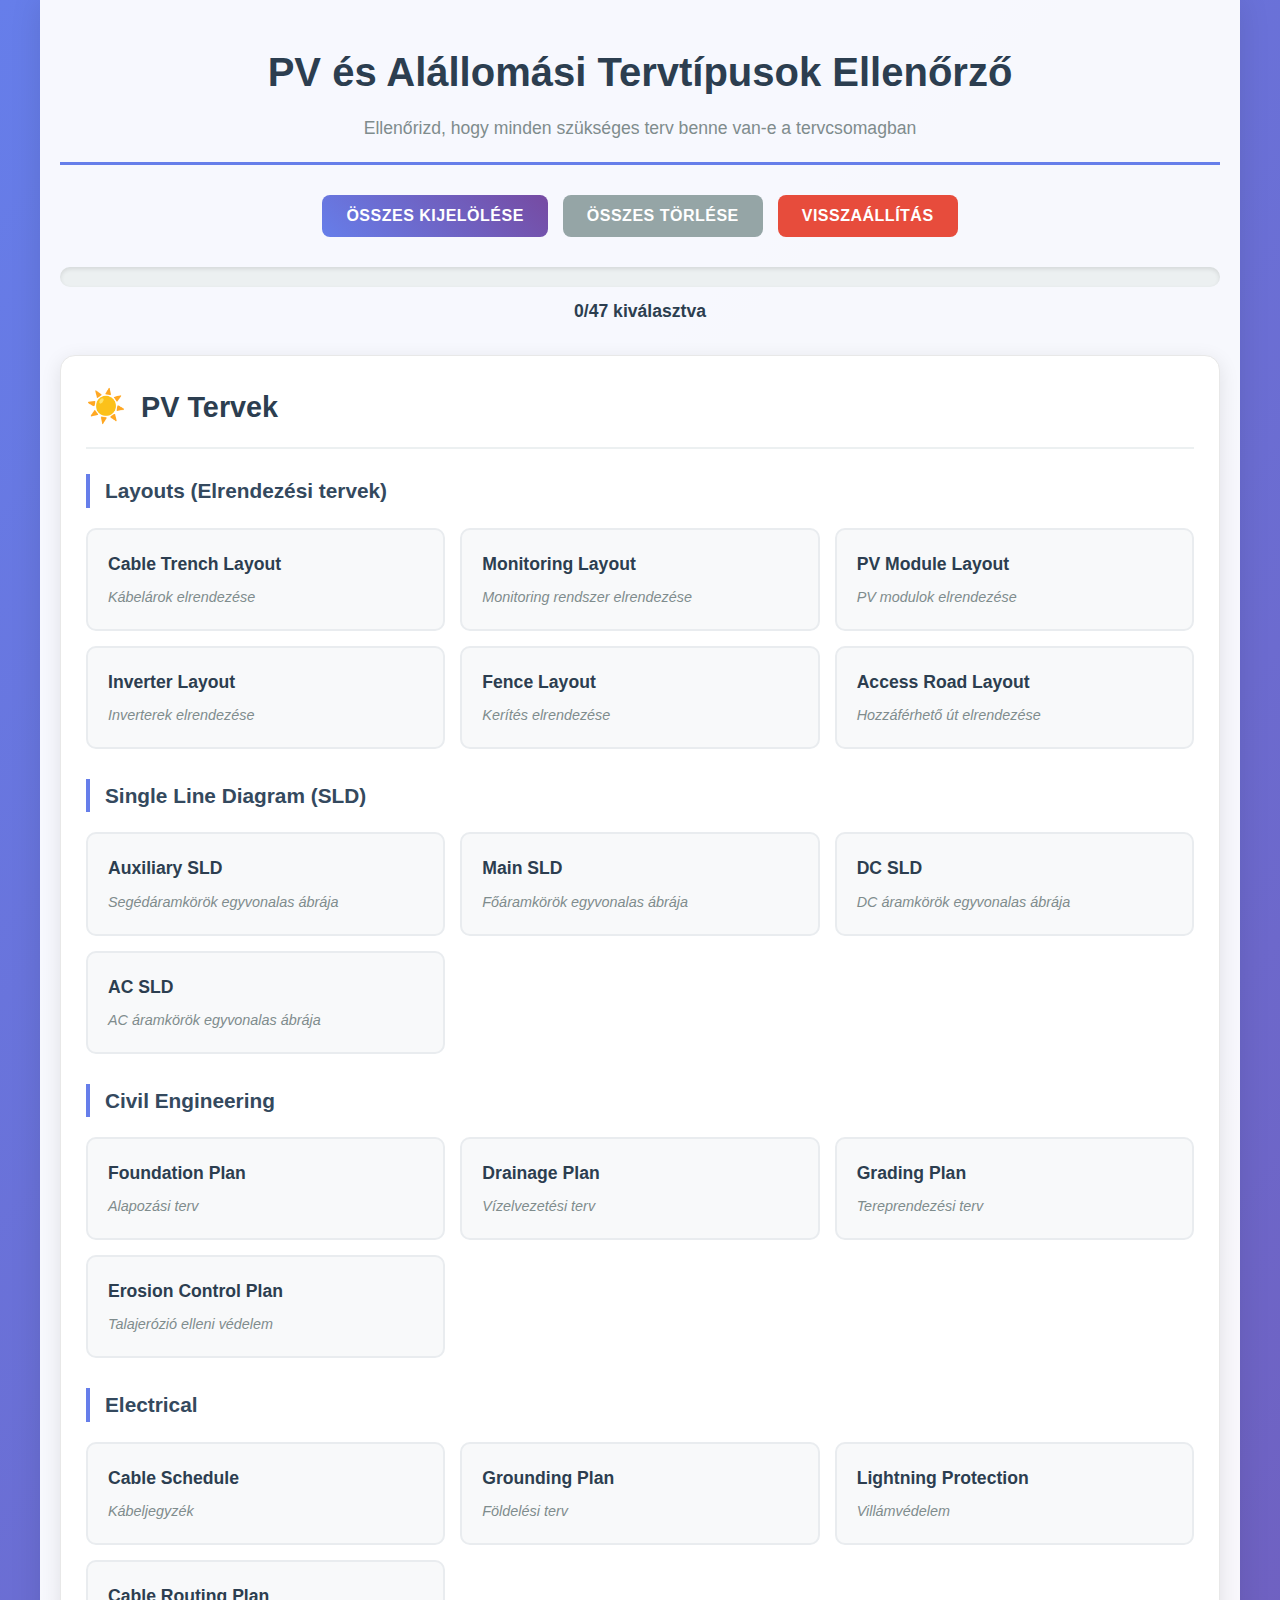
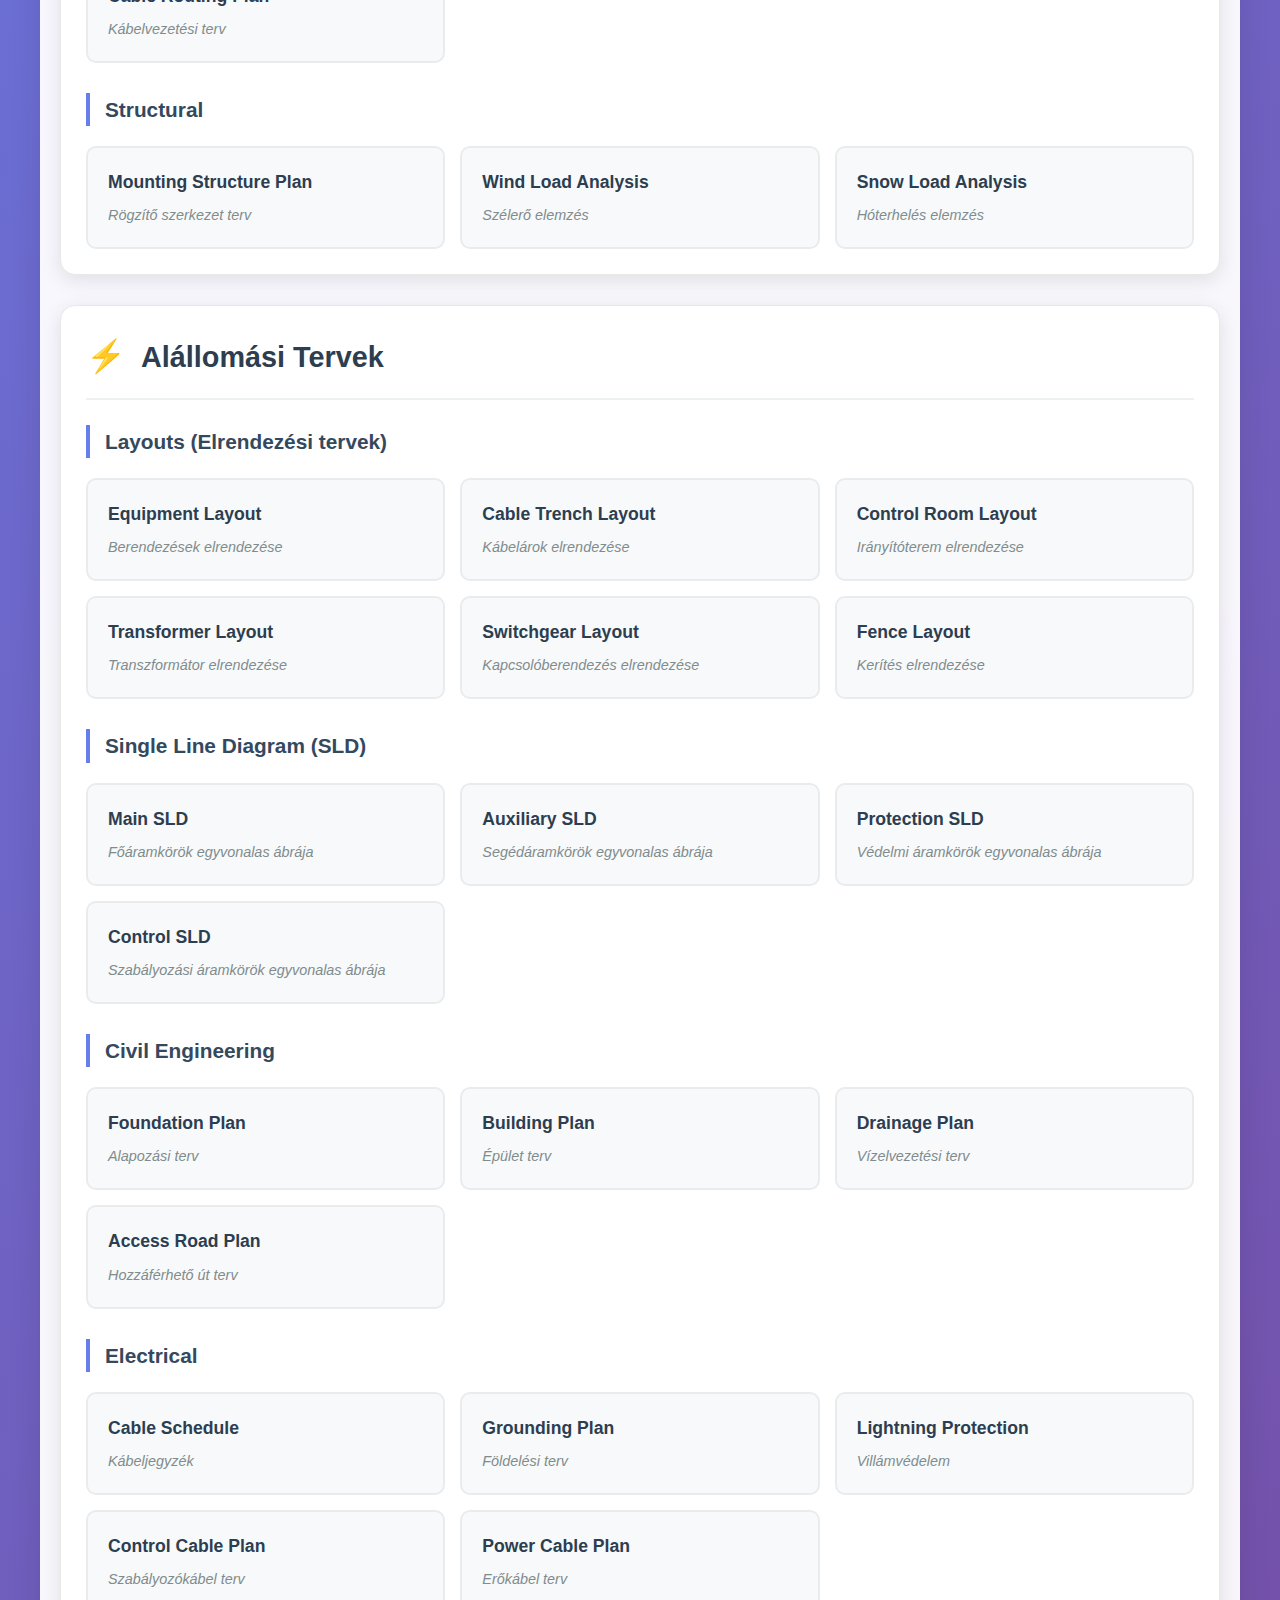
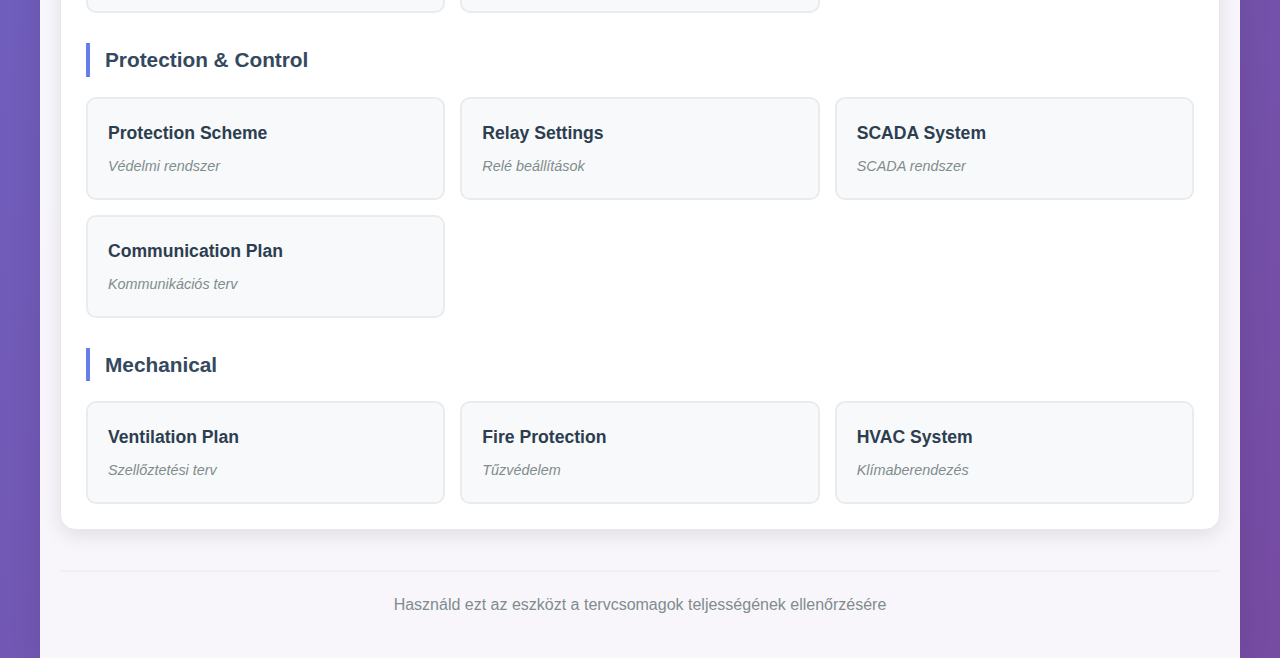
<file: index.html>
<!DOCTYPE html>
<html lang="hu">
<head>
    <meta charset="UTF-8">
    <meta name="viewport" content="width=device-width, initial-scale=1.0">
    <title>PV és Alállomási Tervtípusok Ellenőrző</title>
    <link rel="stylesheet" href="styles.css">
</head>
<body>
    <div class="container">
        <header>
            <h1>PV és Alállomási Tervtípusok Ellenőrző</h1>
            <p>Ellenőrizd, hogy minden szükséges terv benne van-e a tervcsomagban</p>
        </header>

        <div class="controls">
            <button id="checkAll" class="btn btn-primary">Összes kijelölése</button>
            <button id="uncheckAll" class="btn btn-secondary">Összes törlése</button>
            <button id="resetAll" class="btn btn-reset">Visszaállítás</button>
        </div>

        <div class="progress-section">
            <div class="progress-bar">
                <div class="progress-fill" id="progressFill"></div>
            </div>
            <span class="progress-text" id="progressText">0/0 kiválasztva</span>
        </div>

        <main class="content">
            <!-- PV Tervek -->
            <section class="category-section">
                <h2 class="category-title">
                    <span class="category-icon">☀️</span>
                    PV Tervek
                </h2>
                
                <div class="subcategory">
                    <h3>Layouts (Elrendezési tervek)</h3>
                    <div class="plan-grid">
                        <label class="plan-item">
                            <input type="checkbox" data-category="pv" data-subcategory="layouts">
                            <span class="plan-name">Cable Trench Layout</span>
                            <span class="plan-description">Kábelárok elrendezése</span>
                        </label>
                        <label class="plan-item">
                            <input type="checkbox" data-category="pv" data-subcategory="layouts">
                            <span class="plan-name">Monitoring Layout</span>
                            <span class="plan-description">Monitoring rendszer elrendezése</span>
                        </label>
                        <label class="plan-item">
                            <input type="checkbox" data-category="pv" data-subcategory="layouts">
                            <span class="plan-name">PV Module Layout</span>
                            <span class="plan-description">PV modulok elrendezése</span>
                        </label>
                        <label class="plan-item">
                            <input type="checkbox" data-category="pv" data-subcategory="layouts">
                            <span class="plan-name">Inverter Layout</span>
                            <span class="plan-description">Inverterek elrendezése</span>
                        </label>
                        <label class="plan-item">
                            <input type="checkbox" data-category="pv" data-subcategory="layouts">
                            <span class="plan-name">Fence Layout</span>
                            <span class="plan-description">Kerítés elrendezése</span>
                        </label>
                        <label class="plan-item">
                            <input type="checkbox" data-category="pv" data-subcategory="layouts">
                            <span class="plan-name">Access Road Layout</span>
                            <span class="plan-description">Hozzáférhető út elrendezése</span>
                        </label>
                    </div>
                </div>

                <div class="subcategory">
                    <h3>Single Line Diagram (SLD)</h3>
                    <div class="plan-grid">
                        <label class="plan-item">
                            <input type="checkbox" data-category="pv" data-subcategory="sld">
                            <span class="plan-name">Auxiliary SLD</span>
                            <span class="plan-description">Segédáramkörök egyvonalas ábrája</span>
                        </label>
                        <label class="plan-item">
                            <input type="checkbox" data-category="pv" data-subcategory="sld">
                            <span class="plan-name">Main SLD</span>
                            <span class="plan-description">Főáramkörök egyvonalas ábrája</span>
                        </label>
                        <label class="plan-item">
                            <input type="checkbox" data-category="pv" data-subcategory="sld">
                            <span class="plan-name">DC SLD</span>
                            <span class="plan-description">DC áramkörök egyvonalas ábrája</span>
                        </label>
                        <label class="plan-item">
                            <input type="checkbox" data-category="pv" data-subcategory="sld">
                            <span class="plan-name">AC SLD</span>
                            <span class="plan-description">AC áramkörök egyvonalas ábrája</span>
                        </label>
                    </div>
                </div>

                <div class="subcategory">
                    <h3>Civil Engineering</h3>
                    <div class="plan-grid">
                        <label class="plan-item">
                            <input type="checkbox" data-category="pv" data-subcategory="civil">
                            <span class="plan-name">Foundation Plan</span>
                            <span class="plan-description">Alapozási terv</span>
                        </label>
                        <label class="plan-item">
                            <input type="checkbox" data-category="pv" data-subcategory="civil">
                            <span class="plan-name">Drainage Plan</span>
                            <span class="plan-description">Vízelvezetési terv</span>
                        </label>
                        <label class="plan-item">
                            <input type="checkbox" data-category="pv" data-subcategory="civil">
                            <span class="plan-name">Grading Plan</span>
                            <span class="plan-description">Tereprendezési terv</span>
                        </label>
                        <label class="plan-item">
                            <input type="checkbox" data-category="pv" data-subcategory="civil">
                            <span class="plan-name">Erosion Control Plan</span>
                            <span class="plan-description">Talajerózió elleni védelem</span>
                        </label>
                    </div>
                </div>

                <div class="subcategory">
                    <h3>Electrical</h3>
                    <div class="plan-grid">
                        <label class="plan-item">
                            <input type="checkbox" data-category="pv" data-subcategory="electrical">
                            <span class="plan-name">Cable Schedule</span>
                            <span class="plan-description">Kábeljegyzék</span>
                        </label>
                        <label class="plan-item">
                            <input type="checkbox" data-category="pv" data-subcategory="electrical">
                            <span class="plan-name">Grounding Plan</span>
                            <span class="plan-description">Földelési terv</span>
                        </label>
                        <label class="plan-item">
                            <input type="checkbox" data-category="pv" data-subcategory="electrical">
                            <span class="plan-name">Lightning Protection</span>
                            <span class="plan-description">Villámvédelem</span>
                        </label>
                        <label class="plan-item">
                            <input type="checkbox" data-category="pv" data-subcategory="electrical">
                            <span class="plan-name">Cable Routing Plan</span>
                            <span class="plan-description">Kábelvezetési terv</span>
                        </label>
                    </div>
                </div>

                <div class="subcategory">
                    <h3>Structural</h3>
                    <div class="plan-grid">
                        <label class="plan-item">
                            <input type="checkbox" data-category="pv" data-subcategory="structural">
                            <span class="plan-name">Mounting Structure Plan</span>
                            <span class="plan-description">Rögzítő szerkezet terv</span>
                        </label>
                        <label class="plan-item">
                            <input type="checkbox" data-category="pv" data-subcategory="structural">
                            <span class="plan-name">Wind Load Analysis</span>
                            <span class="plan-description">Szélerő elemzés</span>
                        </label>
                        <label class="plan-item">
                            <input type="checkbox" data-category="pv" data-subcategory="structural">
                            <span class="plan-name">Snow Load Analysis</span>
                            <span class="plan-description">Hóterhelés elemzés</span>
                        </label>
                    </div>
                </div>
            </section>

            <!-- Alállomási Tervek -->
            <section class="category-section">
                <h2 class="category-title">
                    <span class="category-icon">⚡</span>
                    Alállomási Tervek
                </h2>
                
                <div class="subcategory">
                    <h3>Layouts (Elrendezési tervek)</h3>
                    <div class="plan-grid">
                        <label class="plan-item">
                            <input type="checkbox" data-category="substation" data-subcategory="layouts">
                            <span class="plan-name">Equipment Layout</span>
                            <span class="plan-description">Berendezések elrendezése</span>
                        </label>
                        <label class="plan-item">
                            <input type="checkbox" data-category="substation" data-subcategory="layouts">
                            <span class="plan-name">Cable Trench Layout</span>
                            <span class="plan-description">Kábelárok elrendezése</span>
                        </label>
                        <label class="plan-item">
                            <input type="checkbox" data-category="substation" data-subcategory="layouts">
                            <span class="plan-name">Control Room Layout</span>
                            <span class="plan-description">Irányítóterem elrendezése</span>
                        </label>
                        <label class="plan-item">
                            <input type="checkbox" data-category="substation" data-subcategory="layouts">
                            <span class="plan-name">Transformer Layout</span>
                            <span class="plan-description">Transzformátor elrendezése</span>
                        </label>
                        <label class="plan-item">
                            <input type="checkbox" data-category="substation" data-subcategory="layouts">
                            <span class="plan-name">Switchgear Layout</span>
                            <span class="plan-description">Kapcsolóberendezés elrendezése</span>
                        </label>
                        <label class="plan-item">
                            <input type="checkbox" data-category="substation" data-subcategory="layouts">
                            <span class="plan-name">Fence Layout</span>
                            <span class="plan-description">Kerítés elrendezése</span>
                        </label>
                    </div>
                </div>

                <div class="subcategory">
                    <h3>Single Line Diagram (SLD)</h3>
                    <div class="plan-grid">
                        <label class="plan-item">
                            <input type="checkbox" data-category="substation" data-subcategory="sld">
                            <span class="plan-name">Main SLD</span>
                            <span class="plan-description">Főáramkörök egyvonalas ábrája</span>
                        </label>
                        <label class="plan-item">
                            <input type="checkbox" data-category="substation" data-subcategory="sld">
                            <span class="plan-name">Auxiliary SLD</span>
                            <span class="plan-description">Segédáramkörök egyvonalas ábrája</span>
                        </label>
                        <label class="plan-item">
                            <input type="checkbox" data-category="substation" data-subcategory="sld">
                            <span class="plan-name">Protection SLD</span>
                            <span class="plan-description">Védelmi áramkörök egyvonalas ábrája</span>
                        </label>
                        <label class="plan-item">
                            <input type="checkbox" data-category="substation" data-subcategory="sld">
                            <span class="plan-name">Control SLD</span>
                            <span class="plan-description">Szabályozási áramkörök egyvonalas ábrája</span>
                        </label>
                    </div>
                </div>

                <div class="subcategory">
                    <h3>Civil Engineering</h3>
                    <div class="plan-grid">
                        <label class="plan-item">
                            <input type="checkbox" data-category="substation" data-subcategory="civil">
                            <span class="plan-name">Foundation Plan</span>
                            <span class="plan-description">Alapozási terv</span>
                        </label>
                        <label class="plan-item">
                            <input type="checkbox" data-category="substation" data-subcategory="civil">
                            <span class="plan-name">Building Plan</span>
                            <span class="plan-description">Épület terv</span>
                        </label>
                        <label class="plan-item">
                            <input type="checkbox" data-category="substation" data-subcategory="civil">
                            <span class="plan-name">Drainage Plan</span>
                            <span class="plan-description">Vízelvezetési terv</span>
                        </label>
                        <label class="plan-item">
                            <input type="checkbox" data-category="substation" data-subcategory="civil">
                            <span class="plan-name">Access Road Plan</span>
                            <span class="plan-description">Hozzáférhető út terv</span>
                        </label>
                    </div>
                </div>

                <div class="subcategory">
                    <h3>Electrical</h3>
                    <div class="plan-grid">
                        <label class="plan-item">
                            <input type="checkbox" data-category="substation" data-subcategory="electrical">
                            <span class="plan-name">Cable Schedule</span>
                            <span class="plan-description">Kábeljegyzék</span>
                        </label>
                        <label class="plan-item">
                            <input type="checkbox" data-category="substation" data-subcategory="electrical">
                            <span class="plan-name">Grounding Plan</span>
                            <span class="plan-description">Földelési terv</span>
                        </label>
                        <label class="plan-item">
                            <input type="checkbox" data-category="substation" data-subcategory="electrical">
                            <span class="plan-name">Lightning Protection</span>
                            <span class="plan-description">Villámvédelem</span>
                        </label>
                        <label class="plan-item">
                            <input type="checkbox" data-category="substation" data-subcategory="electrical">
                            <span class="plan-name">Control Cable Plan</span>
                            <span class="plan-description">Szabályozókábel terv</span>
                        </label>
                        <label class="plan-item">
                            <input type="checkbox" data-category="substation" data-subcategory="electrical">
                            <span class="plan-name">Power Cable Plan</span>
                            <span class="plan-description">Erőkábel terv</span>
                        </label>
                    </div>
                </div>

                <div class="subcategory">
                    <h3>Protection & Control</h3>
                    <div class="plan-grid">
                        <label class="plan-item">
                            <input type="checkbox" data-category="substation" data-subcategory="protection">
                            <span class="plan-name">Protection Scheme</span>
                            <span class="plan-description">Védelmi rendszer</span>
                        </label>
                        <label class="plan-item">
                            <input type="checkbox" data-category="substation" data-subcategory="protection">
                            <span class="plan-name">Relay Settings</span>
                            <span class="plan-description">Relé beállítások</span>
                        </label>
                        <label class="plan-item">
                            <input type="checkbox" data-category="substation" data-subcategory="protection">
                            <span class="plan-name">SCADA System</span>
                            <span class="plan-description">SCADA rendszer</span>
                        </label>
                        <label class="plan-item">
                            <input type="checkbox" data-category="substation" data-subcategory="protection">
                            <span class="plan-name">Communication Plan</span>
                            <span class="plan-description">Kommunikációs terv</span>
                        </label>
                    </div>
                </div>

                <div class="subcategory">
                    <h3>Mechanical</h3>
                    <div class="plan-grid">
                        <label class="plan-item">
                            <input type="checkbox" data-category="substation" data-subcategory="mechanical">
                            <span class="plan-name">Ventilation Plan</span>
                            <span class="plan-description">Szellőztetési terv</span>
                        </label>
                        <label class="plan-item">
                            <input type="checkbox" data-category="substation" data-subcategory="mechanical">
                            <span class="plan-name">Fire Protection</span>
                            <span class="plan-description">Tűzvédelem</span>
                        </label>
                        <label class="plan-item">
                            <input type="checkbox" data-category="substation" data-subcategory="mechanical">
                            <span class="plan-name">HVAC System</span>
                            <span class="plan-description">Klímaberendezés</span>
                        </label>
                    </div>
                </div>
            </section>
        </main>

        <footer>
            <p>Használd ezt az eszközt a tervcsomagok teljességének ellenőrzésére</p>
        </footer>
    </div>

    <script src="script.js"></script>
</body>
</html>
</file>
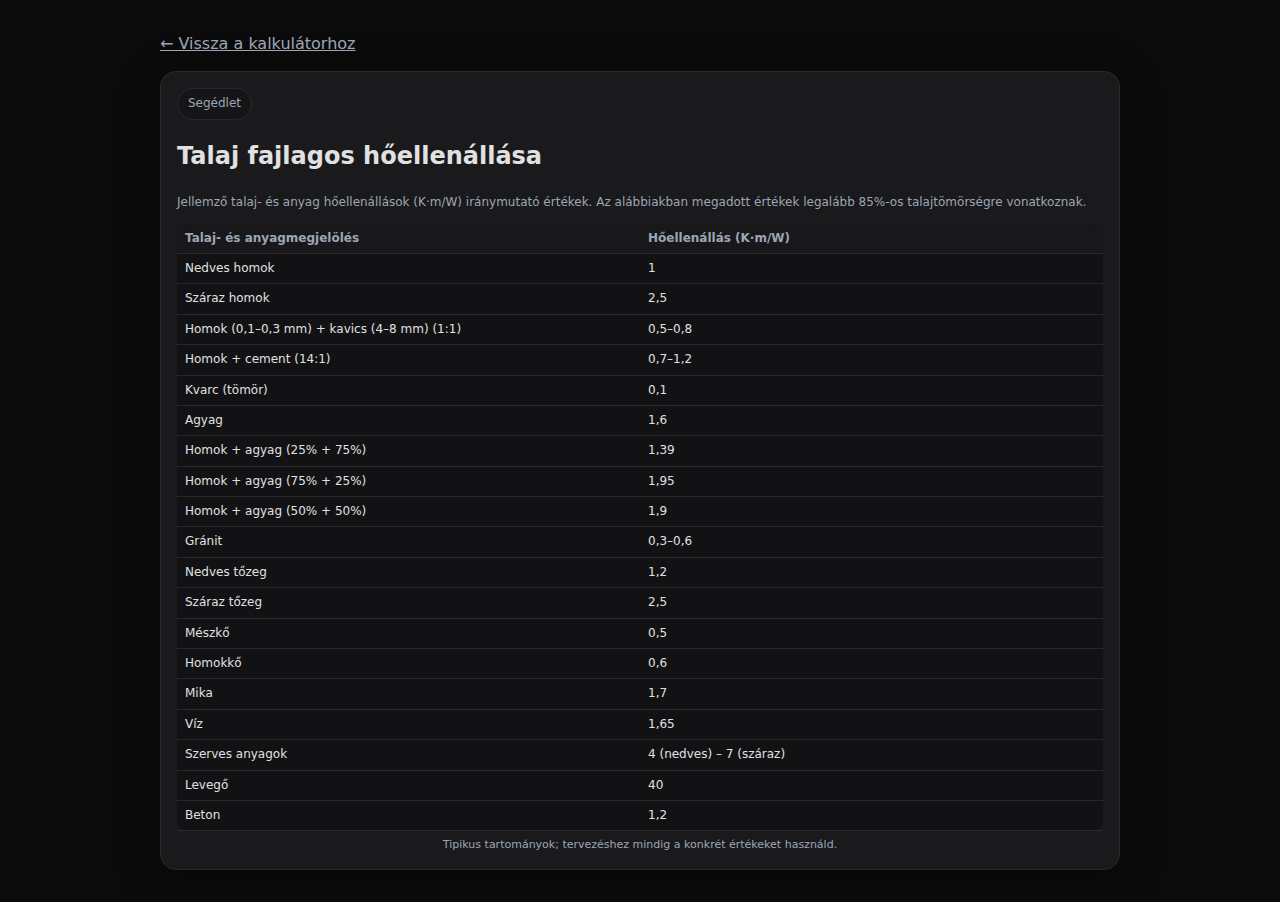
<file: segedletek.html>
<!doctype html>
<html lang="hu">
<head>
<meta charset="utf-8" />
<meta name="viewport" content="width=device-width, initial-scale=1" />
<title>Segédletek – Kábel terhelhetőség</title>
<style>
:root{--bg:#0b0b0c;--card:#1a1a1c;--text:#e1e1e1;--muted:#9da6b5;--line:#2a2a2d}
body{margin:0;background:var(--bg);color:var(--text);font:16px/1.45 system-ui,Segoe UI,Roboto,Arial}
.wrap{max-width:960px;margin:32px auto;padding:0 16px}
.card{background:var(--card);border:1px solid var(--line);border-radius:16px;padding:16px;box-shadow:0 8px 40px rgba(0,0,0,.35)}
.pill{display:inline-block;background:#151517;border:1px solid var(--line);border-radius:999px;padding:6px 10px;color:var(--muted);font-size:12px}
.muted{color:var(--muted);font-size:12px}
table{width:100%;border-collapse:collapse;table-layout:fixed;font-size:12px;background:#121214;border-radius:10px;overflow:hidden}
th,td{padding:6px 8px;border-bottom:1px solid var(--line);vertical-align:top;word-break:break-word}
th{text-align:left;color:var(--muted);background:#18181a}
caption{caption-side:bottom;font-size:11px;color:var(--muted);padding-top:6px}
a{color:var(--muted);text-decoration:underline}
a:hover{color:#e1e1e1}
</style>
</head>
<body>
<div class="wrap">
  <p><a href="index.html">← Vissza a kalkulátorhoz</a></p>
  <section class="card">
    <div class="pill">Segédlet</div>
    <h2>Talaj fajlagos hőellenállása</h2>
    <p class="muted">Jellemző talaj- és anyag hőellenállások (K·m/W) iránymutató értékek. Az alábbiakban megadott értékek legalább 85%-os talajtömörségre vonatkoznak.</p>
    <table>
      <thead>
        <tr><th>Talaj- és anyagmegjelölés</th><th>Hőellenállás (K·m/W)</th></tr>
      </thead>
      <tbody>
        <tr><td>Nedves homok</td><td>1</td></tr>
        <tr><td>Száraz homok</td><td>2,5</td></tr>
        <tr><td>Homok (0,1–0,3 mm) + kavics (4–8 mm) (1:1)</td><td>0,5–0,8</td></tr>
        <tr><td>Homok + cement (14:1)</td><td>0,7–1,2</td></tr>
        <tr><td>Kvarc (tömör)</td><td>0,1</td></tr>
        <tr><td>Agyag</td><td>1,6</td></tr>
        <tr><td>Homok + agyag (25% + 75%)</td><td>1,39</td></tr>
        <tr><td>Homok + agyag (75% + 25%)</td><td>1,95</td></tr>
        <tr><td>Homok + agyag (50% + 50%)</td><td>1,9</td></tr>
        <tr><td>Gránit</td><td>0,3–0,6</td></tr>
        <tr><td>Nedves tőzeg</td><td>1,2</td></tr>
        <tr><td>Száraz tőzeg</td><td>2,5</td></tr>
        <tr><td>Mészkő</td><td>0,5</td></tr>
        <tr><td>Homokkő</td><td>0,6</td></tr>
        <tr><td>Mika</td><td>1,7</td></tr>
        <tr><td>Víz</td><td>1,65</td></tr>
        <tr><td>Szerves anyagok</td><td>4 (nedves) – 7 (száraz)</td></tr>
        <tr><td>Levegő</td><td>40</td></tr>
        <tr><td>Beton</td><td>1,2</td></tr>
      </tbody>
      <caption>Tipikus tartományok; tervezéshez mindig a konkrét értékeket használd.</caption>
    </table>
  </section>
</div>
</body>
</html>
</file>
<file: styles.css>
/* Reset és alapbeállítások */
* {
    margin: 0;
    padding: 0;
    box-sizing: border-box;
}

body {
    font-family: 'Segoe UI', Tahoma, Geneva, Verdana, sans-serif;
    line-height: 1.6;
    color: #333;
    background: linear-gradient(135deg, #667eea 0%, #764ba2 100%);
    min-height: 100vh;
}

.container {
    max-width: 1200px;
    margin: 0 auto;
    padding: 20px;
    background: rgba(255, 255, 255, 0.95);
    min-height: 100vh;
    box-shadow: 0 0 30px rgba(0, 0, 0, 0.1);
}

/* Header */
header {
    text-align: center;
    margin-bottom: 30px;
    padding: 20px 0;
    border-bottom: 3px solid #667eea;
}

header h1 {
    color: #2c3e50;
    font-size: 2.5rem;
    margin-bottom: 10px;
    font-weight: 700;
}

header p {
    color: #7f8c8d;
    font-size: 1.1rem;
}

/* Vezérlő gombok */
.controls {
    display: flex;
    justify-content: center;
    gap: 15px;
    margin-bottom: 30px;
    flex-wrap: wrap;
}

.btn {
    padding: 12px 24px;
    border: none;
    border-radius: 8px;
    font-size: 1rem;
    font-weight: 600;
    cursor: pointer;
    transition: all 0.3s ease;
    text-transform: uppercase;
    letter-spacing: 0.5px;
}

.btn-primary {
    background: linear-gradient(45deg, #667eea, #764ba2);
    color: white;
}

.btn-primary:hover {
    transform: translateY(-2px);
    box-shadow: 0 5px 15px rgba(102, 126, 234, 0.4);
}

.btn-secondary {
    background: #95a5a6;
    color: white;
}

.btn-secondary:hover {
    background: #7f8c8d;
    transform: translateY(-2px);
}

.btn-reset {
    background: #e74c3c;
    color: white;
}

.btn-reset:hover {
    background: #c0392b;
    transform: translateY(-2px);
}

/* Progress bar */
.progress-section {
    margin-bottom: 30px;
    text-align: center;
}

.progress-bar {
    width: 100%;
    height: 20px;
    background: #ecf0f1;
    border-radius: 10px;
    overflow: hidden;
    margin-bottom: 10px;
    box-shadow: inset 0 2px 4px rgba(0, 0, 0, 0.1);
}

.progress-fill {
    height: 100%;
    background: linear-gradient(45deg, #667eea, #764ba2);
    width: 0%;
    transition: width 0.3s ease;
    border-radius: 10px;
}

.progress-text {
    font-weight: 600;
    color: #2c3e50;
    font-size: 1.1rem;
}

/* Fő tartalom */
.content {
    display: grid;
    gap: 30px;
}

.category-section {
    background: white;
    border-radius: 15px;
    padding: 25px;
    box-shadow: 0 5px 20px rgba(0, 0, 0, 0.1);
    border: 1px solid #e8e8e8;
}

.category-title {
    display: flex;
    align-items: center;
    gap: 15px;
    font-size: 1.8rem;
    color: #2c3e50;
    margin-bottom: 25px;
    padding-bottom: 15px;
    border-bottom: 2px solid #ecf0f1;
}

.category-icon {
    font-size: 2rem;
}

.subcategory {
    margin-bottom: 30px;
}

.subcategory:last-child {
    margin-bottom: 0;
}

.subcategory h3 {
    color: #34495e;
    font-size: 1.3rem;
    margin-bottom: 20px;
    padding-left: 15px;
    border-left: 4px solid #667eea;
    font-weight: 600;
}

/* Terv rács */
.plan-grid {
    display: grid;
    grid-template-columns: repeat(auto-fit, minmax(300px, 1fr));
    gap: 15px;
}

.plan-item {
    display: flex;
    flex-direction: column;
    padding: 20px;
    background: #f8f9fa;
    border: 2px solid #e9ecef;
    border-radius: 10px;
    cursor: pointer;
    transition: all 0.3s ease;
    position: relative;
    overflow: hidden;
}

.plan-item::before {
    content: '';
    position: absolute;
    top: 0;
    left: -100%;
    width: 100%;
    height: 100%;
    background: linear-gradient(90deg, transparent, rgba(102, 126, 234, 0.1), transparent);
    transition: left 0.5s ease;
}

.plan-item:hover::before {
    left: 100%;
}

.plan-item:hover {
    border-color: #667eea;
    transform: translateY(-3px);
    box-shadow: 0 8px 25px rgba(102, 126, 234, 0.15);
}

.plan-item input[type="checkbox"] {
    position: absolute;
    opacity: 0;
    cursor: pointer;
}

.plan-item input[type="checkbox"]:checked + .plan-name {
    color: #667eea;
    font-weight: 700;
}

.plan-item input[type="checkbox"]:checked ~ .plan-description {
    color: #5a6c7d;
}

.plan-item input[type="checkbox"]:checked {
    background: #667eea;
}

.plan-item input[type="checkbox"]:checked + .plan-name::before {
    content: '✓ ';
    color: #667eea;
    font-weight: bold;
}

.plan-name {
    font-size: 1.1rem;
    font-weight: 600;
    color: #2c3e50;
    margin-bottom: 8px;
    transition: all 0.3s ease;
}

.plan-description {
    font-size: 0.9rem;
    color: #7f8c8d;
    font-style: italic;
    transition: all 0.3s ease;
}

/* Checkbox stílus */
.plan-item input[type="checkbox"]:checked + .plan-name::after {
    content: '';
    position: absolute;
    top: 0;
    left: 0;
    right: 0;
    bottom: 0;
    background: rgba(102, 126, 234, 0.1);
    border-radius: 8px;
    z-index: -1;
}

/* Footer */
footer {
    text-align: center;
    margin-top: 40px;
    padding: 20px 0;
    border-top: 2px solid #ecf0f1;
    color: #7f8c8d;
}

/* Responsive design */
@media (max-width: 768px) {
    .container {
        padding: 15px;
    }
    
    header h1 {
        font-size: 2rem;
    }
    
    .controls {
        flex-direction: column;
        align-items: center;
    }
    
    .btn {
        width: 200px;
    }
    
    .plan-grid {
        grid-template-columns: 1fr;
    }
    
    .category-title {
        font-size: 1.5rem;
    }
}

@media (max-width: 480px) {
    header h1 {
        font-size: 1.8rem;
    }
    
    .plan-item {
        padding: 15px;
    }
    
    .plan-name {
        font-size: 1rem;
    }
    
    .plan-description {
        font-size: 0.85rem;
    }
}

/* Animációk */
@keyframes fadeIn {
    from {
        opacity: 0;
        transform: translateY(20px);
    }
    to {
        opacity: 1;
        transform: translateY(0);
    }
}

.category-section {
    animation: fadeIn 0.6s ease-out;
}

.category-section:nth-child(2) {
    animation-delay: 0.2s;
}

/* Kiemelt állapotok */
.plan-item.checked {
    background: linear-gradient(135deg, rgba(102, 126, 234, 0.1), rgba(118, 75, 162, 0.1));
    border-color: #667eea;
}

.plan-item.checked .plan-name {
    color: #667eea;
    font-weight: 700;
}

.plan-item.checked .plan-description {
    color: #5a6c7d;
}

/* Scrollbar stílus */
::-webkit-scrollbar {
    width: 8px;
}

::-webkit-scrollbar-track {
    background: #f1f1f1;
    border-radius: 4px;
}

::-webkit-scrollbar-thumb {
    background: linear-gradient(45deg, #667eea, #764ba2);
    border-radius: 4px;
}

::-webkit-scrollbar-thumb:hover {
    background: linear-gradient(45deg, #5a6fd8, #6a4190);
}
</file>
